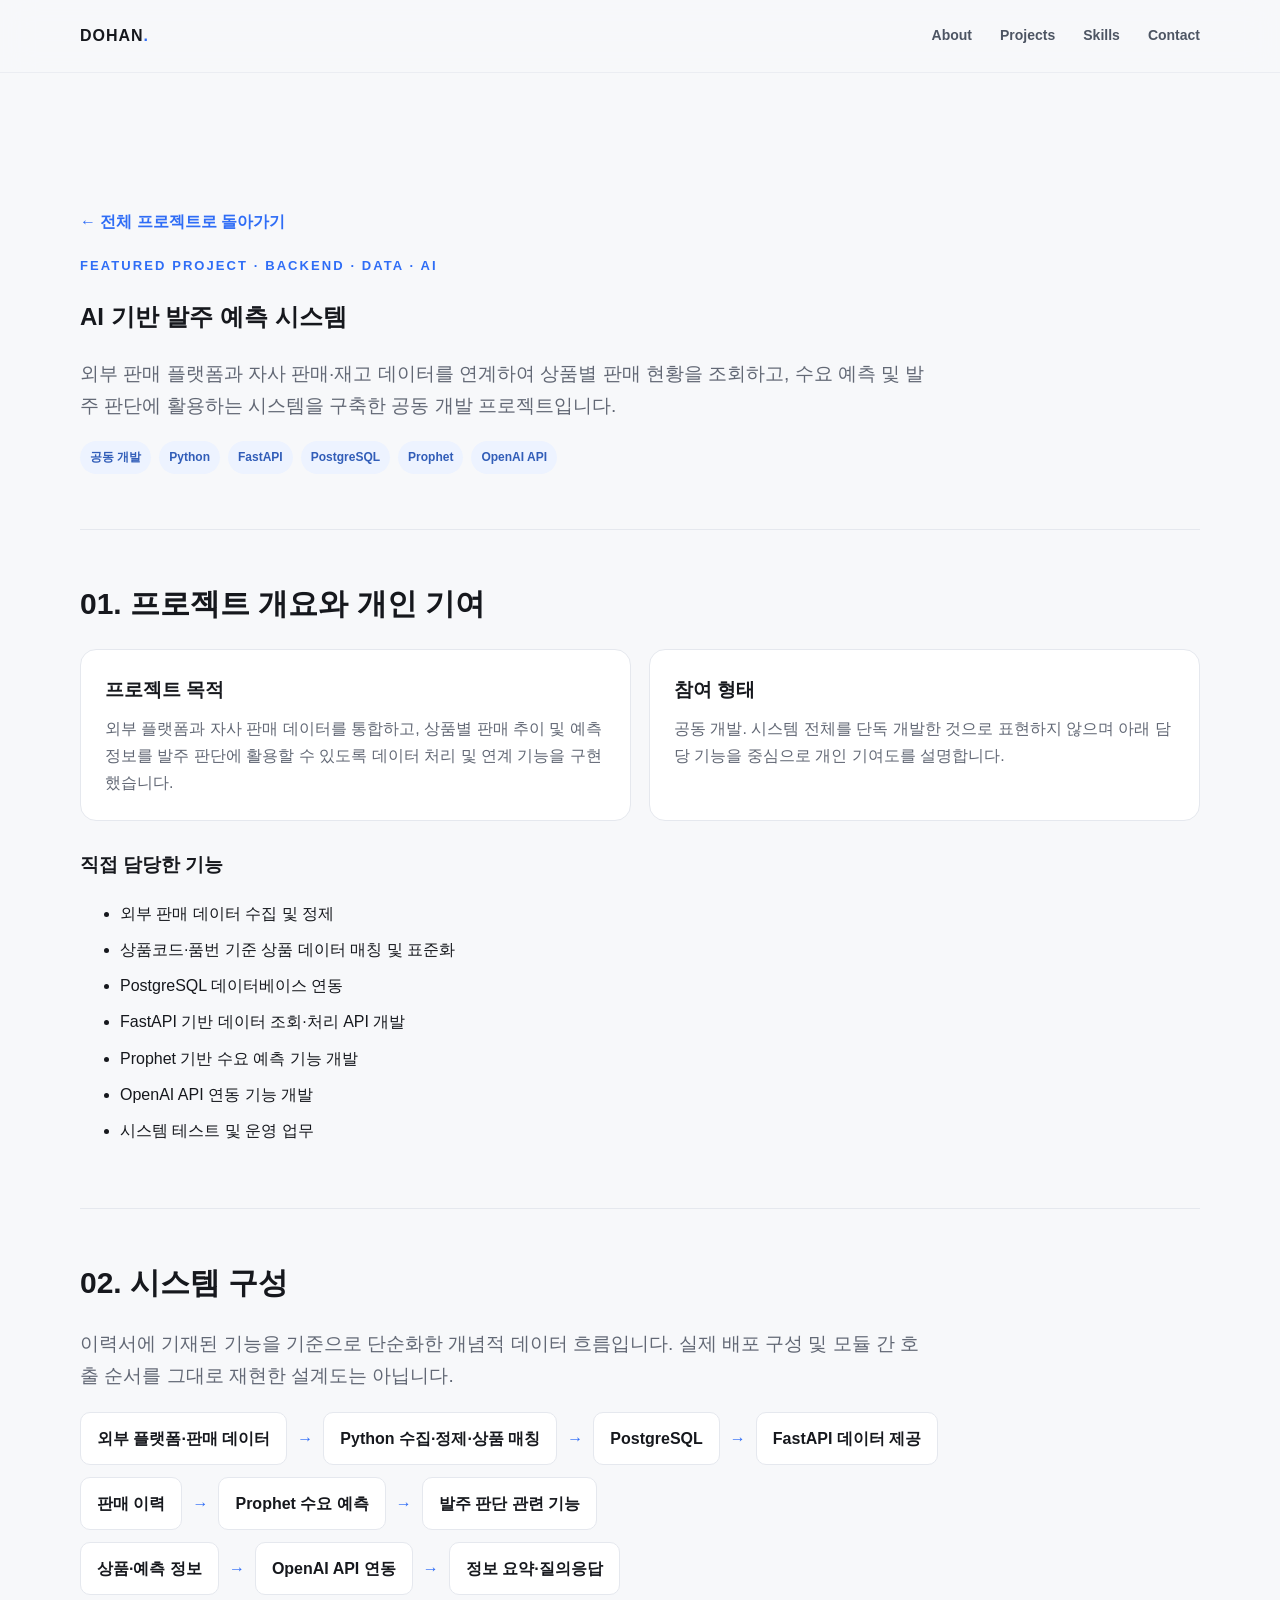
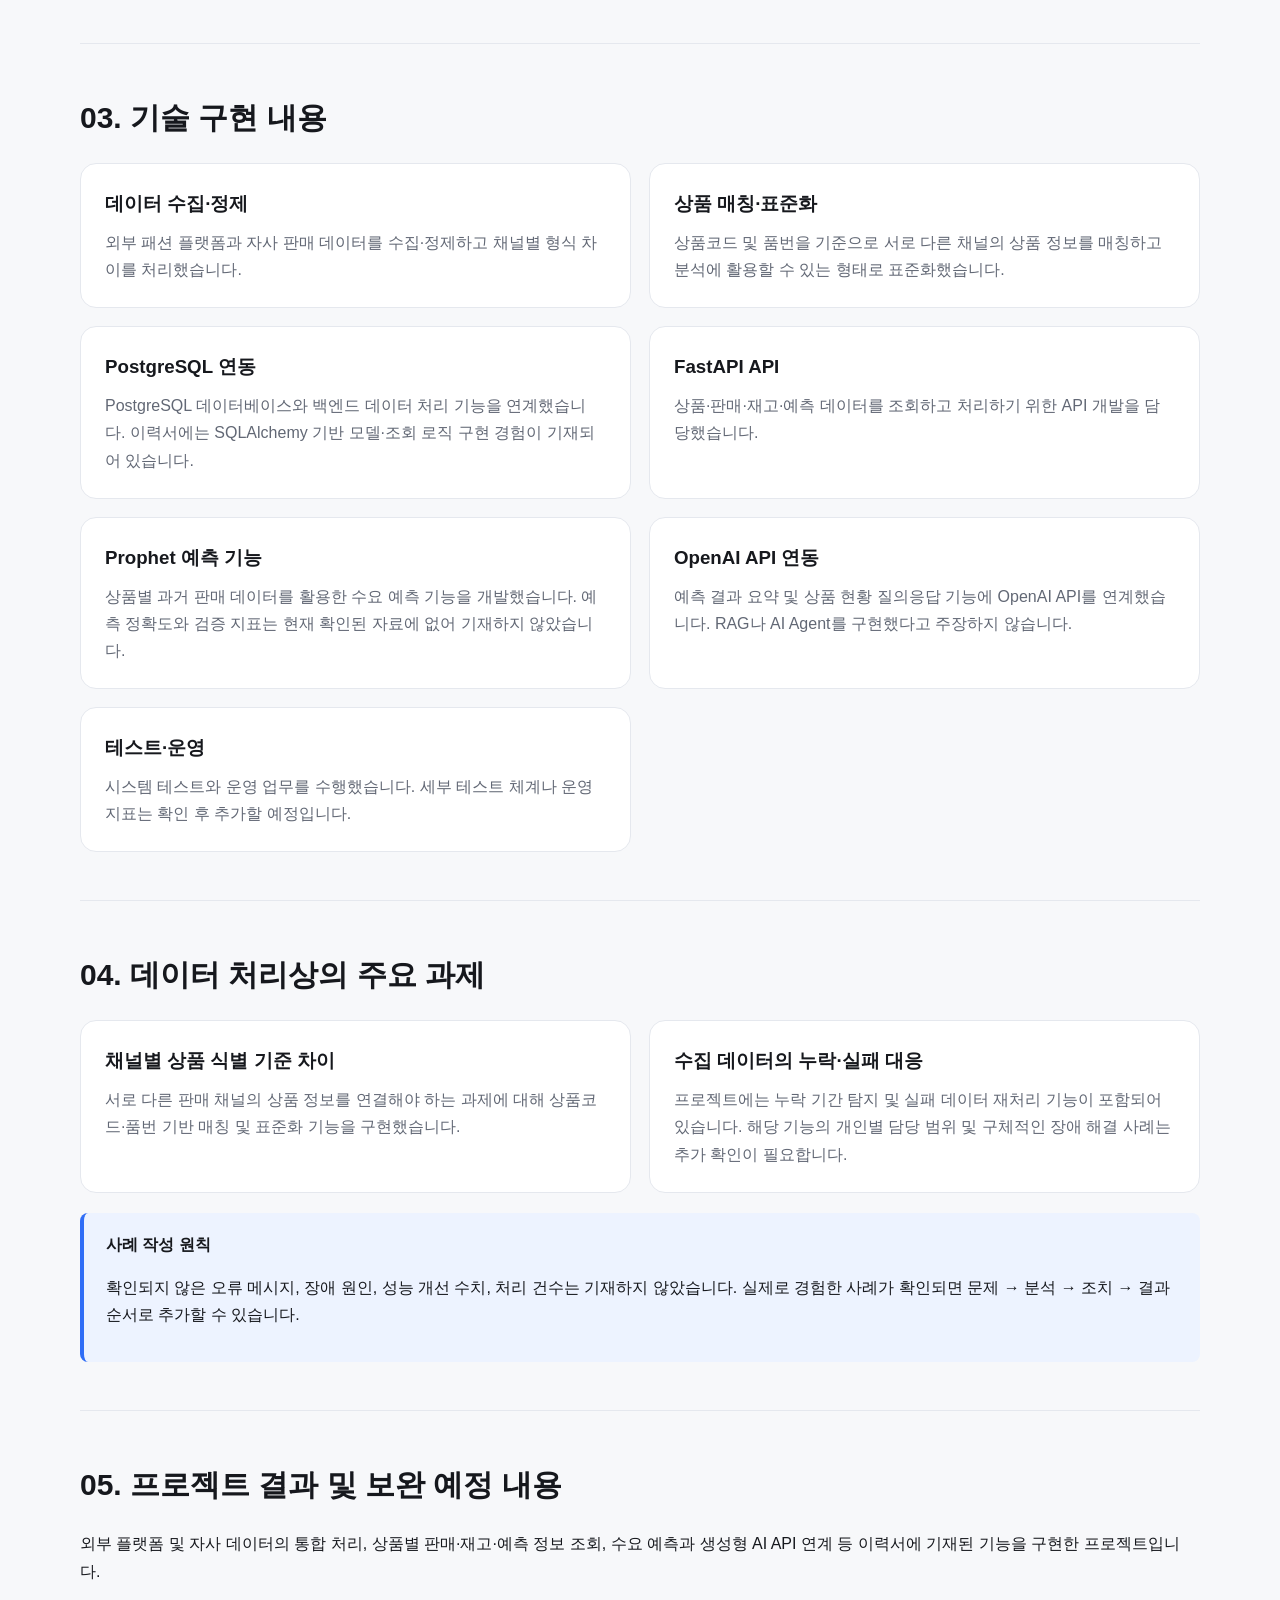
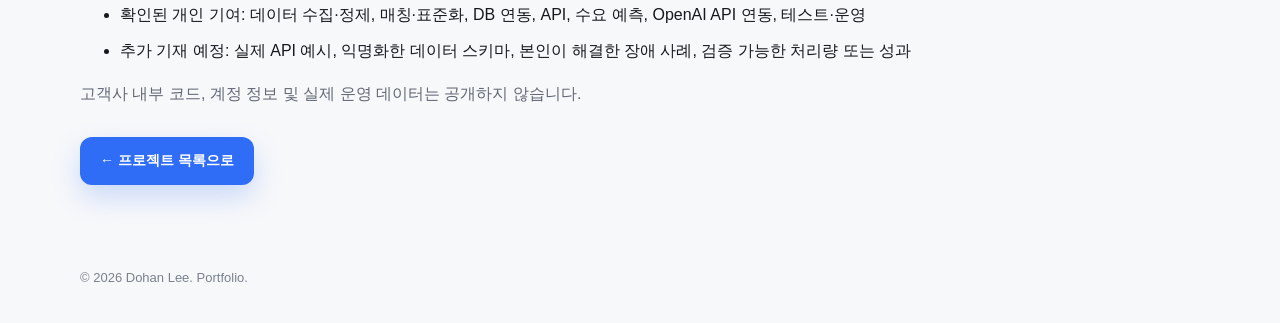
<file: projects/ai-order-forecast.html>
<!doctype html>
<html lang="ko">
<head>
<meta charset="UTF-8"><meta name="viewport" content="width=device-width,initial-scale=1">
<meta name="description" content="AI 기반 발주 예측 시스템 공동 개발 프로젝트 상세 소개">
<title>AI 기반 발주 예측 시스템 | 프로젝트 상세</title>
<link rel="stylesheet" href="../styles.css">
<style>
.detail-main{padding-top:70px}.detail-header{padding:65px 0 55px}.detail-lead{font-size:19px;color:var(--muted);max-width:850px}.detail-section{padding:48px 0;border-top:1px solid var(--line)}.detail-section h2{font-size:30px;margin:0 0 20px}.detail-grid{display:grid;grid-template-columns:repeat(2,minmax(0,1fr));gap:18px}.detail-box{padding:24px;background:white;border:1px solid var(--line);border-radius:16px}.detail-box h3{margin:0 0 9px}.detail-box p{color:var(--muted);margin:0}.detail-box ul{padding-left:20px;margin-bottom:0}.detail-box li{margin:8px 0}.detail-flow{display:flex;align-items:center;flex-wrap:wrap;gap:10px}.detail-flow span{background:#fff;border:1px solid var(--line);padding:12px 16px;border-radius:10px;font-weight:700}.detail-flow b{color:var(--accent)}.notice{padding:18px 22px;border-left:4px solid var(--accent);background:var(--accent-soft);border-radius:8px}.detail-list li{margin:9px 0}.back-link{display:inline-block;margin-bottom:20px;color:var(--accent);font-weight:700}@media(max-width:680px){.detail-grid{grid-template-columns:1fr}.detail-header{padding:40px 0}.detail-section h2{font-size:25px}}
</style>
</head>
<body>
<header class="site-header"><div class="container nav-wrap"><a class="brand" href="../index.html">DOHAN<span>.</span></a><nav class="nav" aria-label="주요 메뉴"><a href="../index.html#about">About</a><a href="../index.html#projects">Projects</a><a href="../index.html#skills">Skills</a><a href="../index.html#contact">Contact</a></nav><button class="menu-button" aria-label="메뉴 열기" aria-expanded="false">☰</button></div></header>
<main class="detail-main">
<section class="container detail-header">
<a class="back-link" href="../index.html#projects">← 전체 프로젝트로 돌아가기</a>
<p class="eyebrow">FEATURED PROJECT · BACKEND · DATA · AI</p>
<h1>AI 기반 발주 예측 시스템</h1>
<p class="detail-lead">외부 판매 플랫폼과 자사 판매·재고 데이터를 연계하여 상품별 판매 현황을 조회하고, 수요 예측 및 발주 판단에 활용하는 시스템을 구축한 공동 개발 프로젝트입니다.</p>
<div class="project-meta"><span class="pill">공동 개발</span><span class="pill">Python</span><span class="pill">FastAPI</span><span class="pill">PostgreSQL</span><span class="pill">Prophet</span><span class="pill">OpenAI API</span></div>
</section>
<section class="container detail-section">
<h2>01. 프로젝트 개요와 개인 기여</h2>
<div class="detail-grid">
<div class="detail-box"><h3>프로젝트 목적</h3><p>외부 플랫폼과 자사 판매 데이터를 통합하고, 상품별 판매 추이 및 예측 정보를 발주 판단에 활용할 수 있도록 데이터 처리 및 연계 기능을 구현했습니다.</p></div>
<div class="detail-box"><h3>참여 형태</h3><p>공동 개발. 시스템 전체를 단독 개발한 것으로 표현하지 않으며 아래 담당 기능을 중심으로 개인 기여도를 설명합니다.</p></div>
</div>
<h3 style="margin-top:28px">직접 담당한 기능</h3>
<ul class="detail-list">
<li>외부 판매 데이터 수집 및 정제</li>
<li>상품코드·품번 기준 상품 데이터 매칭 및 표준화</li>
<li>PostgreSQL 데이터베이스 연동</li>
<li>FastAPI 기반 데이터 조회·처리 API 개발</li>
<li>Prophet 기반 수요 예측 기능 개발</li>
<li>OpenAI API 연동 기능 개발</li>
<li>시스템 테스트 및 운영 업무</li>
</ul>
</section>
<section class="container detail-section">
<h2>02. 시스템 구성</h2>
<p class="detail-lead">이력서에 기재된 기능을 기준으로 단순화한 개념적 데이터 흐름입니다. 실제 배포 구성 및 모듈 간 호출 순서를 그대로 재현한 설계도는 아닙니다.</p>
<div class="detail-flow"><span>외부 플랫폼·판매 데이터</span><b>→</b><span>Python 수집·정제·상품 매칭</span><b>→</b><span>PostgreSQL</span><b>→</b><span>FastAPI 데이터 제공</span></div>
<div class="detail-flow" style="margin-top:12px"><span>판매 이력</span><b>→</b><span>Prophet 수요 예측</span><b>→</b><span>발주 판단 관련 기능</span></div>
<div class="detail-flow" style="margin-top:12px"><span>상품·예측 정보</span><b>→</b><span>OpenAI API 연동</span><b>→</b><span>정보 요약·질의응답</span></div>
</section>
<section class="container detail-section">
<h2>03. 기술 구현 내용</h2>
<div class="detail-grid">
<div class="detail-box"><h3>데이터 수집·정제</h3><p>외부 패션 플랫폼과 자사 판매 데이터를 수집·정제하고 채널별 형식 차이를 처리했습니다.</p></div>
<div class="detail-box"><h3>상품 매칭·표준화</h3><p>상품코드 및 품번을 기준으로 서로 다른 채널의 상품 정보를 매칭하고 분석에 활용할 수 있는 형태로 표준화했습니다.</p></div>
<div class="detail-box"><h3>PostgreSQL 연동</h3><p>PostgreSQL 데이터베이스와 백엔드 데이터 처리 기능을 연계했습니다. 이력서에는 SQLAlchemy 기반 모델·조회 로직 구현 경험이 기재되어 있습니다.</p></div>
<div class="detail-box"><h3>FastAPI API</h3><p>상품·판매·재고·예측 데이터를 조회하고 처리하기 위한 API 개발을 담당했습니다.</p></div>
<div class="detail-box"><h3>Prophet 예측 기능</h3><p>상품별 과거 판매 데이터를 활용한 수요 예측 기능을 개발했습니다. 예측 정확도와 검증 지표는 현재 확인된 자료에 없어 기재하지 않았습니다.</p></div>
<div class="detail-box"><h3>OpenAI API 연동</h3><p>예측 결과 요약 및 상품 현황 질의응답 기능에 OpenAI API를 연계했습니다. RAG나 AI Agent를 구현했다고 주장하지 않습니다.</p></div>
<div class="detail-box"><h3>테스트·운영</h3><p>시스템 테스트와 운영 업무를 수행했습니다. 세부 테스트 체계나 운영 지표는 확인 후 추가할 예정입니다.</p></div>
</div>
</section>
<section class="container detail-section">
<h2>04. 데이터 처리상의 주요 과제</h2>
<div class="detail-grid">
<div class="detail-box"><h3>채널별 상품 식별 기준 차이</h3><p>서로 다른 판매 채널의 상품 정보를 연결해야 하는 과제에 대해 상품코드·품번 기반 매칭 및 표준화 기능을 구현했습니다.</p></div>
<div class="detail-box"><h3>수집 데이터의 누락·실패 대응</h3><p>프로젝트에는 누락 기간 탐지 및 실패 데이터 재처리 기능이 포함되어 있습니다. 해당 기능의 개인별 담당 범위 및 구체적인 장애 해결 사례는 추가 확인이 필요합니다.</p></div>
</div>
<div class="notice" style="margin-top:20px"><strong>사례 작성 원칙</strong><p>확인되지 않은 오류 메시지, 장애 원인, 성능 개선 수치, 처리 건수는 기재하지 않았습니다. 실제로 경험한 사례가 확인되면 문제 → 분석 → 조치 → 결과 순서로 추가할 수 있습니다.</p></div>
</section>
<section class="container detail-section">
<h2>05. 프로젝트 결과 및 보완 예정 내용</h2>
<p>외부 플랫폼 및 자사 데이터의 통합 처리, 상품별 판매·재고·예측 정보 조회, 수요 예측과 생성형 AI API 연계 등 이력서에 기재된 기능을 구현한 프로젝트입니다.</p>
<ul class="detail-list"><li>확인된 개인 기여: 데이터 수집·정제, 매칭·표준화, DB 연동, API, 수요 예측, OpenAI API 연동, 테스트·운영</li><li>추가 기재 예정: 실제 API 예시, 익명화한 데이터 스키마, 본인이 해결한 장애 사례, 검증 가능한 처리량 또는 성과</li></ul>
<p style="color:var(--muted)">고객사 내부 코드, 계정 정보 및 실제 운영 데이터는 공개하지 않습니다.</p>
<div style="margin-top:30px"><a class="button primary" href="../index.html#projects">← 프로젝트 목록으로</a></div>
</section>
</main>
<footer class="footer"><div class="container">© <span id="year"></span> Dohan Lee. Portfolio.</div></footer>
<script src="../script.js"></script>
</body></html>
</file>
<file: styles.css>
:root {
  --bg: #f7f8fa;
  --surface: #ffffff;
  --text: #16181d;
  --muted: #626875;
  --line: #e5e8ee;
  --accent: #2f6df6;
  --accent-soft: #edf3ff;
  --dark: #111827;
  --radius: 22px;
  --shadow: 0 18px 50px rgba(17, 24, 39, .07);
}

* { box-sizing: border-box; }
html { scroll-behavior: smooth; }
body {
  margin: 0;
  font-family: Pretendard, -apple-system, BlinkMacSystemFont, "Segoe UI", sans-serif;
  color: var(--text);
  background: var(--bg);
  line-height: 1.7;
}

a { color: inherit; text-decoration: none; }
.container { width: min(1120px, calc(100% - 40px)); margin: 0 auto; }
.section { padding: 104px 0; }
.muted-section { background: #f1f3f6; }
.eyebrow { margin: 0 0 14px; color: var(--accent); font-size: 13px; font-weight: 800; letter-spacing: .16em; }

.site-header {
  position: sticky;
  top: 0;
  z-index: 20;
  backdrop-filter: blur(16px);
  background: rgba(247, 248, 250, .82);
  border-bottom: 1px solid rgba(229, 232, 238, .7);
}
.nav-wrap { height: 72px; display: flex; align-items: center; justify-content: space-between; }
.brand { font-weight: 900; letter-spacing: .06em; }
.brand span { color: var(--accent); }
.nav { display: flex; gap: 28px; font-size: 14px; font-weight: 700; }
.nav a { color: #4d5563; }
.nav a:hover { color: var(--accent); }
.menu-button { display: none; border: 0; background: transparent; font-size: 24px; }

.hero { padding-top: 132px; background: radial-gradient(circle at 82% 18%, #e9f0ff 0, transparent 32%), var(--bg); }
.hero-grid { display: grid; grid-template-columns: 1.45fr .75fr; gap: 48px; align-items: center; }
.hero h1 { margin: 0; max-width: 760px; font-size: clamp(46px, 7vw, 78px); line-height: 1.08; letter-spacing: -.055em; }
.hero h1 span { color: var(--accent); }
.hero-copy { max-width: 720px; margin: 28px 0 0; color: var(--muted); font-size: 19px; }
.hero-actions { display: flex; gap: 12px; margin-top: 34px; flex-wrap: wrap; }
.button { display: inline-flex; min-height: 48px; align-items: center; justify-content: center; padding: 0 20px; border-radius: 12px; font-weight: 800; font-size: 14px; }
.button.primary { background: var(--accent); color: white; box-shadow: 0 12px 28px rgba(47,109,246,.22); }
.button.ghost { border: 1px solid var(--line); background: white; }
.hero-card { background: var(--dark); color: white; border-radius: 28px; padding: 30px; box-shadow: var(--shadow); }
.card-label { color: #8faefc; font-weight: 800; font-size: 12px; letter-spacing: .14em; }
.focus-row { padding: 17px 0; border-bottom: 1px solid rgba(255,255,255,.09); }
.focus-row:last-child { border-bottom: 0; }
.focus-row strong, .focus-row span { display: block; }
.focus-row span { color: #aeb6c7; font-size: 14px; margin-top: 3px; }

.section-heading { max-width: 760px; margin-bottom: 44px; }
.section-heading h2 { margin: 0; font-size: clamp(34px, 5vw, 52px); line-height: 1.18; letter-spacing: -.04em; }
.section-heading > p:last-child { color: var(--muted); font-size: 17px; }

.stat-grid { display: grid; grid-template-columns: repeat(4, 1fr); gap: 16px; }
.stat-card { background: var(--surface); border: 1px solid var(--line); border-radius: 18px; padding: 24px; }
.stat-card strong { display: block; font-size: 24px; letter-spacing: -.03em; }
.stat-card span { display: block; color: var(--muted); margin-top: 5px; }

.timeline { display: grid; gap: 0; }
.timeline-item { display: grid; grid-template-columns: 120px 1fr; gap: 26px; padding: 28px 0; border-top: 1px solid var(--line); }
.timeline-item:last-child { border-bottom: 1px solid var(--line); }
.timeline-item > span { font-size: 28px; font-weight: 900; color: var(--accent); }
.timeline-item h3 { margin: 0 0 6px; font-size: 22px; }
.timeline-item p { margin: 0; color: var(--muted); }

.project-card { margin-top: 22px; background: var(--surface); border: 1px solid var(--line); border-radius: var(--radius); padding: 34px; box-shadow: var(--shadow); }
.project-card.featured { border-color: #cbd9ff; }
.project-meta { display: flex; align-items: center; gap: 8px; flex-wrap: wrap; }
.project-number { margin-right: 5px; color: var(--accent); font-weight: 900; }
.pill { padding: 6px 10px; background: var(--accent-soft); color: #315db8; border-radius: 999px; font-size: 12px; font-weight: 800; }
.project-grid { display: grid; grid-template-columns: 1.15fr .85fr; gap: 36px; margin-top: 24px; align-items: start; }
.project-grid h3 { margin: 0 0 12px; font-size: 31px; line-height: 1.25; letter-spacing: -.035em; }
.project-summary { color: var(--muted); font-size: 17px; }
.clean-list { padding-left: 20px; color: #3f4652; }
.clean-list li { margin: 8px 0; }
.architecture, .rule-box, .flow-box { border: 1px solid var(--line); border-radius: 18px; padding: 22px; background: #fbfcfe; }
.architecture { display: grid; gap: 9px; text-align: center; }
.architecture > div, .arch-split span { padding: 10px 12px; border-radius: 10px; background: white; border: 1px solid var(--line); font-weight: 750; }
.architecture b, .flow-box b { color: var(--accent); }
.arch-split { display: grid; grid-template-columns: 1fr 1fr; gap: 10px; }
.project-note { display: flex; gap: 14px; flex-wrap: wrap; margin-top: 22px; padding-top: 20px; border-top: 1px solid var(--line); color: var(--muted); }
.project-note strong { color: var(--text); }
.rule-box h4 { margin: 0 0 10px; }
.rule-box p { margin: 10px 0; color: var(--muted); }
.rule-box span { display: inline-block; min-width: 68px; color: var(--accent); font-weight: 800; }
.flow-box { display: flex; flex-wrap: wrap; gap: 8px; align-items: center; justify-content: center; text-align: center; }
.flow-box span { padding: 8px 10px; background: white; border: 1px solid var(--line); border-radius: 9px; font-size: 13px; }
.flow-box b { width: 100%; }
.flow-box strong { width: 100%; padding: 10px; background: var(--accent-soft); border-radius: 10px; }
.other-projects { display: grid; grid-template-columns: repeat(4, 1fr); gap: 14px; margin-top: 22px; }
.other-projects article { background: white; border: 1px solid var(--line); border-radius: 16px; padding: 20px; }
.other-projects h3 { font-size: 17px; margin: 0 0 8px; }
.other-projects p { color: var(--muted); font-size: 14px; margin: 0; }

.skills-grid { display: grid; grid-template-columns: repeat(3, 1fr); gap: 14px; }
.skills-grid article { border: 1px solid var(--line); border-radius: 16px; padding: 22px; background: white; }
.skills-grid h3 { margin: 0 0 6px; }
.skills-grid p { margin: 0; color: var(--muted); }
.work-process { display: flex; align-items: center; gap: 10px; flex-wrap: wrap; margin-top: 28px; padding: 22px; background: var(--dark); color: white; border-radius: 16px; }
.work-process span { color: #edf2ff; }
.work-process b { color: #7ea2ff; }

.contact-section { padding-top: 70px; }
.contact-card { background: var(--dark); color: white; border-radius: 28px; padding: 52px; }
.contact-card h2 { max-width: 760px; margin: 0 0 10px; font-size: clamp(32px, 5vw, 48px); line-height: 1.2; letter-spacing: -.04em; }
.contact-card > p:not(.eyebrow) { color: #afb7c8; margin-bottom: 24px; }
.footer { padding: 34px 0; color: #7a818d; font-size: 13px; }

@media (max-width: 900px) {
  .hero-grid, .project-grid { grid-template-columns: 1fr; }
  .stat-grid, .other-projects { grid-template-columns: repeat(2, 1fr); }
  .skills-grid { grid-template-columns: repeat(2, 1fr); }
}

@media (max-width: 680px) {
  .section { padding: 76px 0; }
  .nav { display: none; position: absolute; top: 72px; left: 20px; right: 20px; background: white; border: 1px solid var(--line); border-radius: 16px; padding: 16px; box-shadow: var(--shadow); flex-direction: column; }
  .nav.open { display: flex; }
  .menu-button { display: block; }
  .hero { padding-top: 90px; }
  .hero h1 { font-size: 48px; }
  .stat-grid, .other-projects, .skills-grid { grid-template-columns: 1fr; }
  .timeline-item { grid-template-columns: 76px 1fr; gap: 14px; }
  .project-card { padding: 24px; }
  .contact-card { padding: 34px 24px; }
}
</file>
